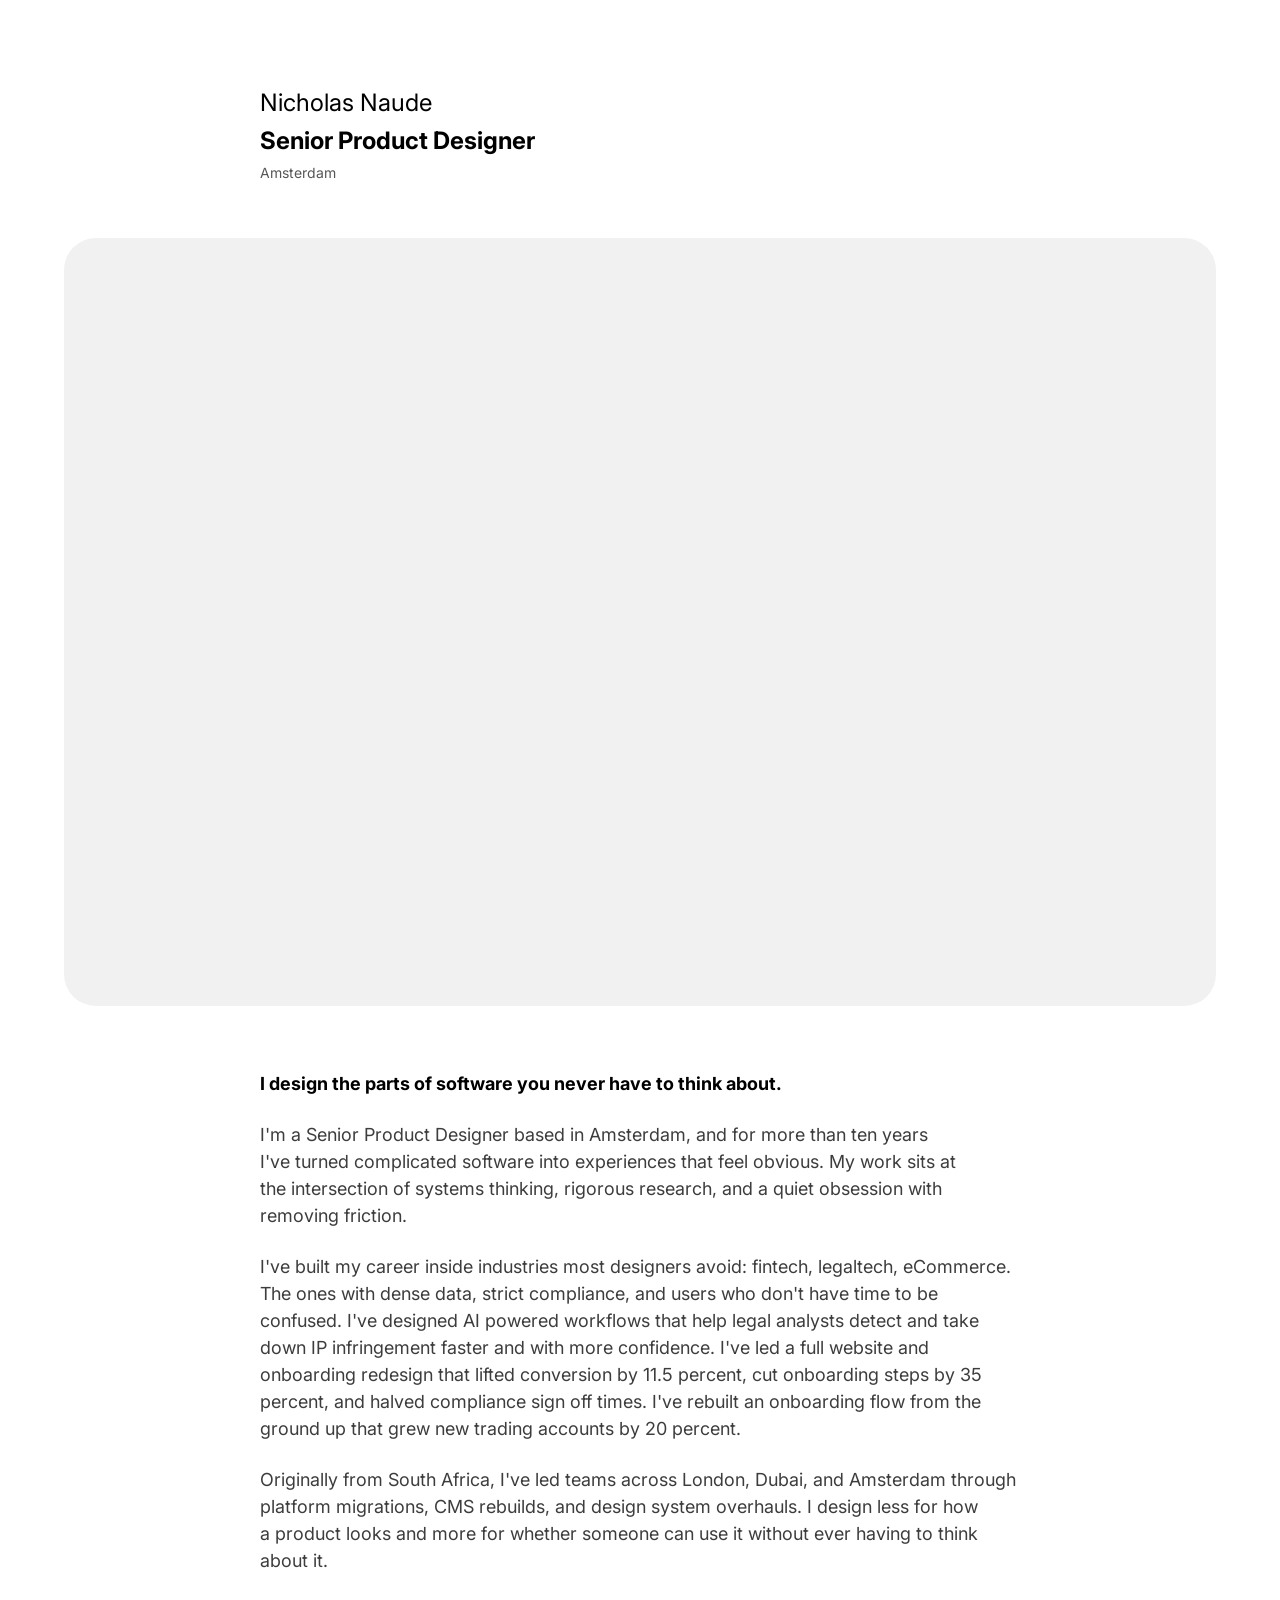
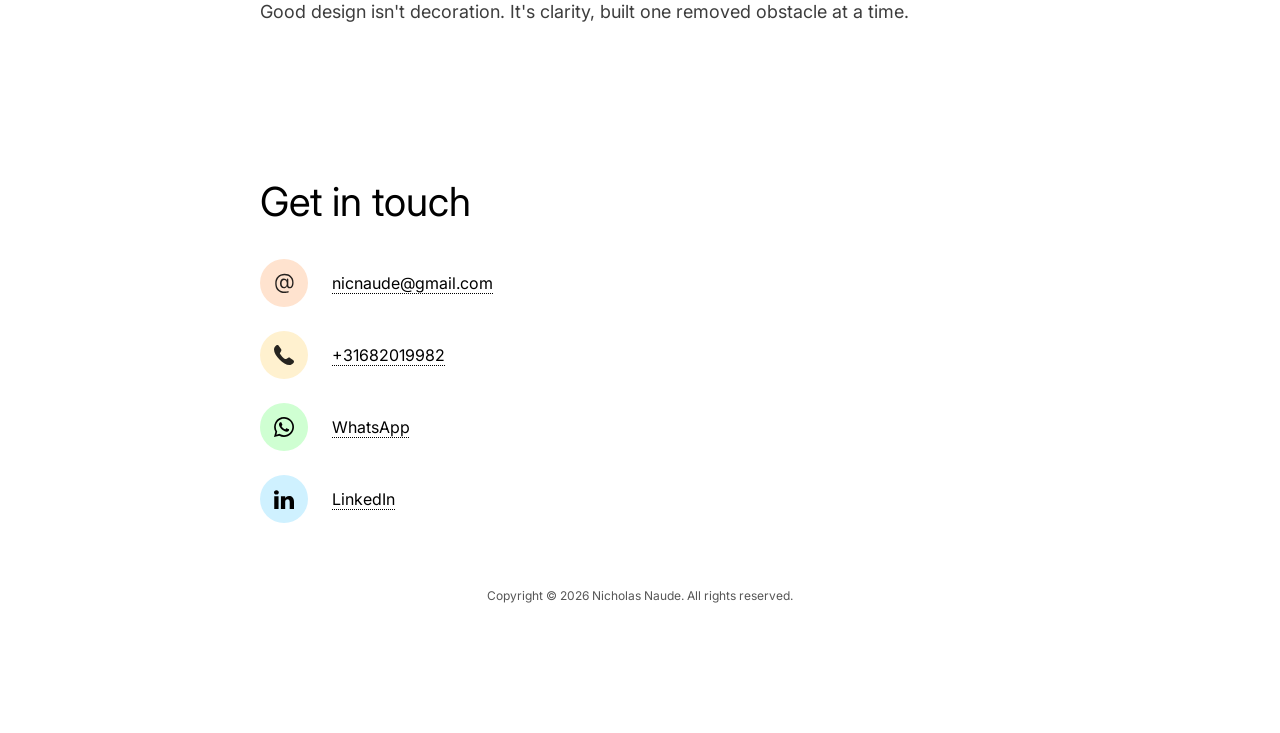
<file: index.html>
<!DOCTYPE html>
<html lang="en">
<head>
    <meta charset="UTF-8">
    <meta name="viewport" content="width=device-width, initial-scale=1.0">
    <title>Nicholas Naude - Senior Product Designer</title>
    <meta name="theme-color" content="#ffffff" media="(prefers-color-scheme: light)">
    <meta name="theme-color" content="#0e0e0f" media="(prefers-color-scheme: dark)">
    <link rel="preload" href="assets/fonts/inter-latin-var.woff2" as="font" type="font/woff2" crossorigin>
    <link rel="stylesheet" href="css/main.css">
</head>
<body>

    <div id="header-container"></div>

    <main>
        <div class="hero-wrapper container">
            <div class="hero-block"></div>
        </div>
        
        <div class="container content-wrapper">
            <h3 class="intro-heading">I design the parts of software you never have to think about.</h3>
            
            <p>I'm a Senior Product Designer based in Amsterdam, and for more than ten years I've turned complicated software into experiences that feel obvious. My work sits at the intersection of systems thinking, rigorous research, and a quiet obsession with removing friction.</p>

            <p>I've built my career inside industries most designers avoid: fintech, legaltech, eCommerce. The ones with dense data, strict compliance, and users who don't have time to be confused. I've designed AI powered workflows that help legal analysts detect and take down IP infringement faster and with more confidence. I've led a full website and onboarding redesign that lifted conversion by 11.5 percent, cut onboarding steps by 35 percent, and halved compliance sign off times. I've rebuilt an onboarding flow from the ground up that grew new trading accounts by 20 percent.</p>

            <p>Originally from South Africa, I've led teams across London, Dubai, and Amsterdam through platform migrations, CMS rebuilds, and design system overhauls. I design less for how a product looks and more for whether someone can use it without ever having to think about it.</p>

            <p>Good design isn't decoration. It's clarity, built one removed obstacle at a time.</p>
        </div>
    </main>

    <div id="footer-container"></div>

    <script src="js/main.js"></script>
</body>
</html>
</file>
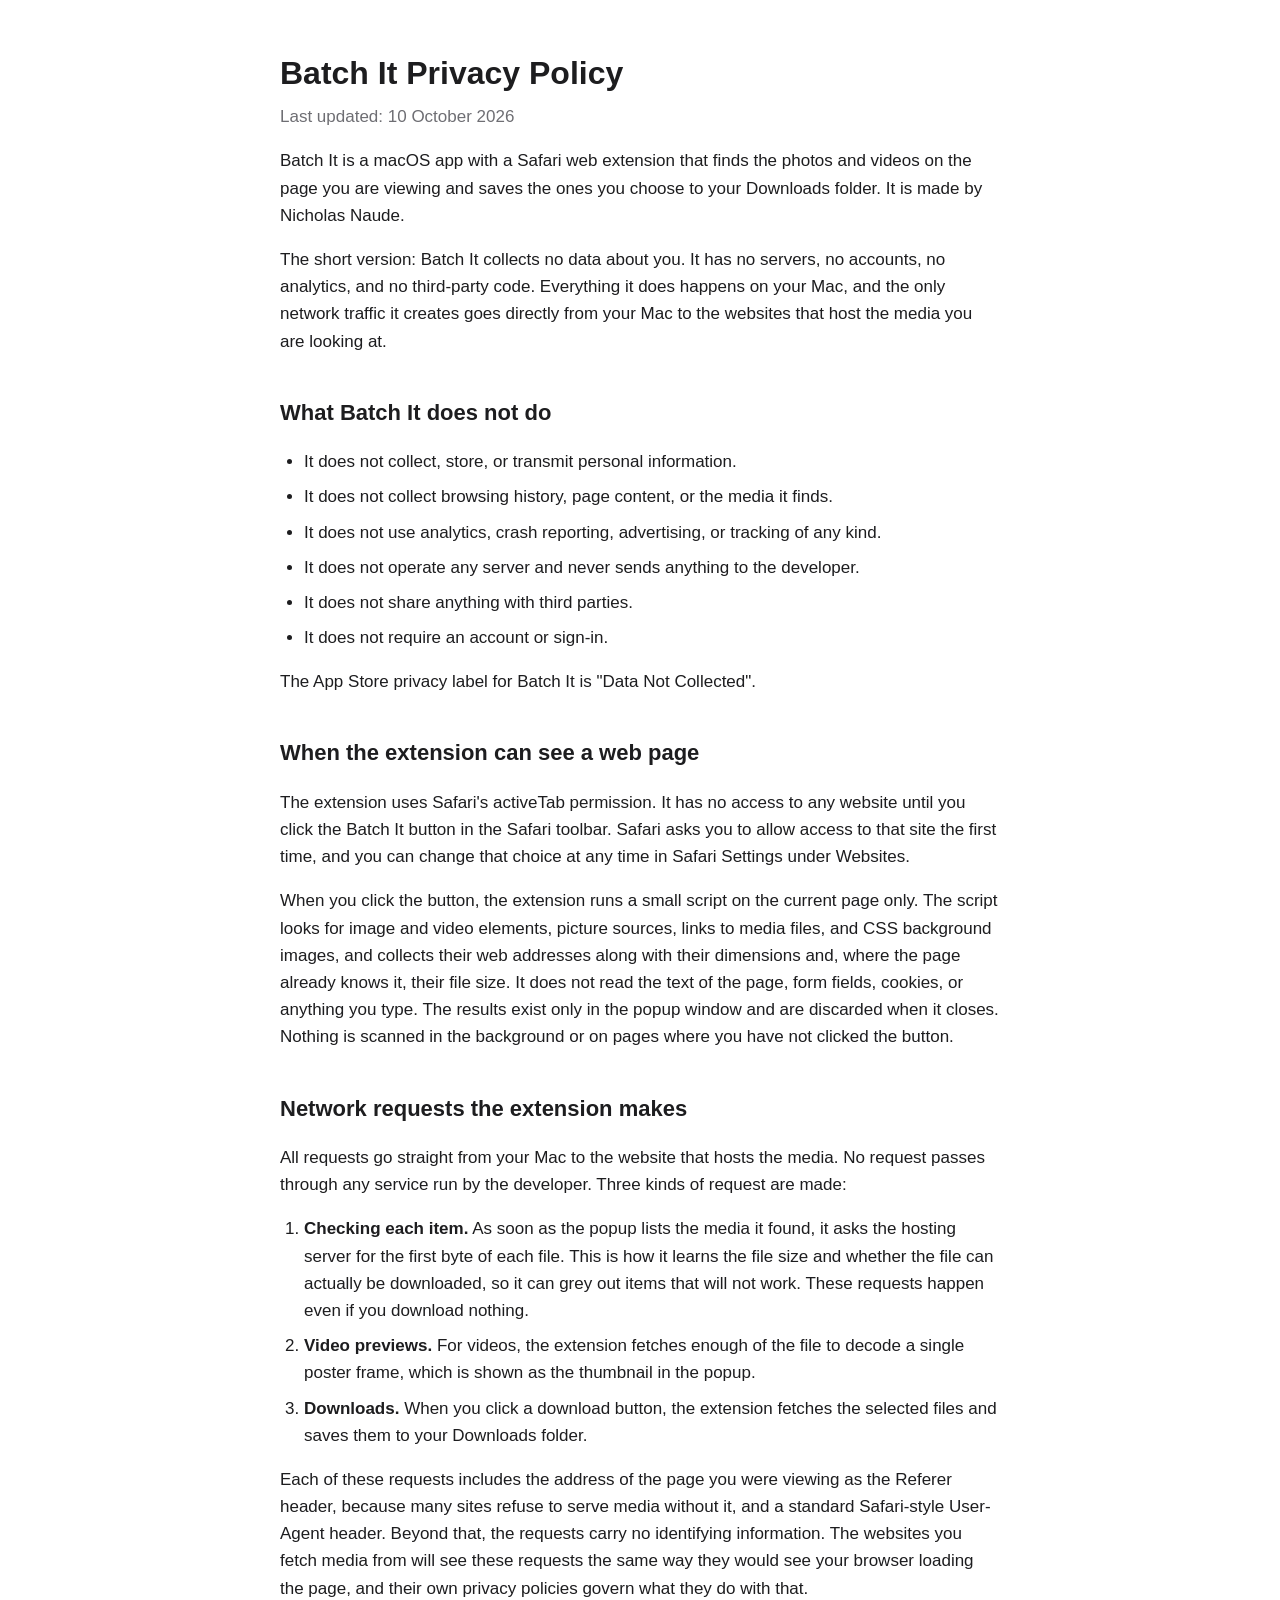
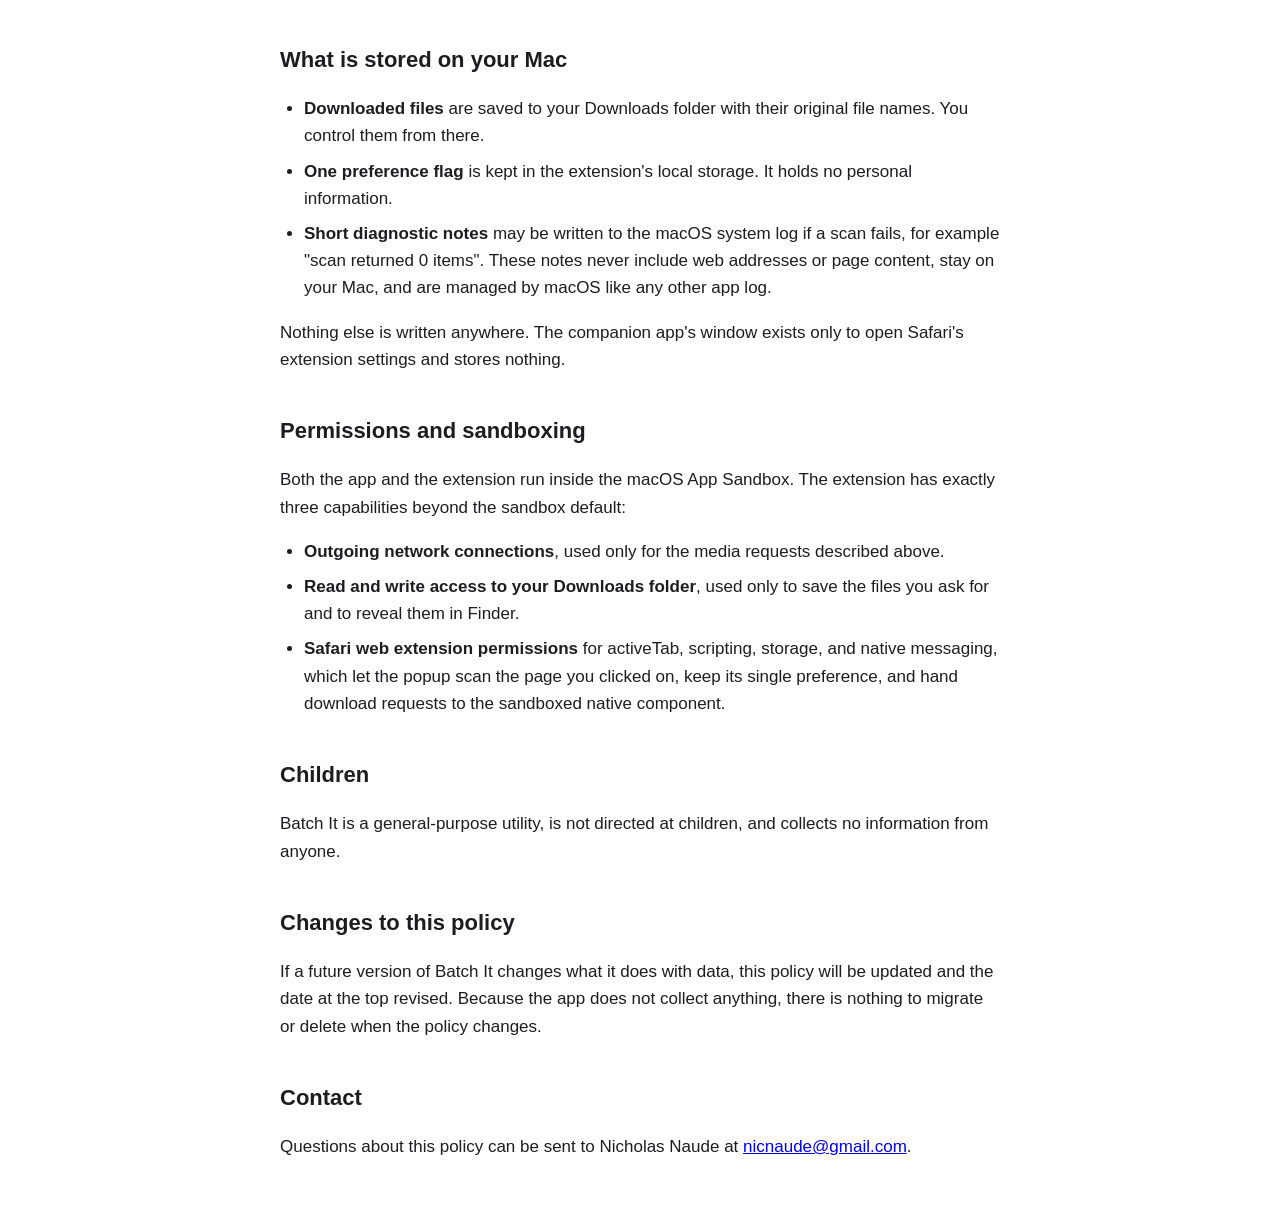
<file: batch-it-privacy-policy/index.html>
<!DOCTYPE html>
<html lang="en">
<head>
<meta charset="utf-8">
<meta name="viewport" content="width=device-width, initial-scale=1">
<title>Batch It Privacy Policy</title>
<style>
  body { font: 17px/1.6 -apple-system, BlinkMacSystemFont, "Helvetica Neue", Helvetica, Arial, sans-serif; color: #1d1d1f; max-width: 720px; margin: 48px auto; padding: 0 24px; }
  h1 { font-size: 32px; margin-bottom: 4px; }
  h2 { font-size: 22px; margin-top: 40px; }
  .updated { color: #6e6e73; margin-top: 0; }
  ol, ul { padding-left: 24px; }
  li { margin-bottom: 8px; }
  @media (prefers-color-scheme: dark) { body { background: #000; color: #f5f5f7; } .updated { color: #a1a1a6; } }
</style>
</head>
<body>
<h1>Batch It Privacy Policy</h1>
<p class="updated">Last updated: 10 October 2026</p>

<p>Batch It is a macOS app with a Safari web extension that finds the photos and videos on the page you are viewing and saves the ones you choose to your Downloads folder. It is made by Nicholas Naude.</p>

<p>The short version: Batch It collects no data about you. It has no servers, no accounts, no analytics, and no third-party code. Everything it does happens on your Mac, and the only network traffic it creates goes directly from your Mac to the websites that host the media you are looking at.</p>

<h2>What Batch It does not do</h2>
<ul>
  <li>It does not collect, store, or transmit personal information.</li>
  <li>It does not collect browsing history, page content, or the media it finds.</li>
  <li>It does not use analytics, crash reporting, advertising, or tracking of any kind.</li>
  <li>It does not operate any server and never sends anything to the developer.</li>
  <li>It does not share anything with third parties.</li>
  <li>It does not require an account or sign-in.</li>
</ul>
<p>The App Store privacy label for Batch It is "Data Not Collected".</p>

<h2>When the extension can see a web page</h2>
<p>The extension uses Safari's activeTab permission. It has no access to any website until you click the Batch It button in the Safari toolbar. Safari asks you to allow access to that site the first time, and you can change that choice at any time in Safari Settings under Websites.</p>
<p>When you click the button, the extension runs a small script on the current page only. The script looks for image and video elements, picture sources, links to media files, and CSS background images, and collects their web addresses along with their dimensions and, where the page already knows it, their file size. It does not read the text of the page, form fields, cookies, or anything you type. The results exist only in the popup window and are discarded when it closes. Nothing is scanned in the background or on pages where you have not clicked the button.</p>

<h2>Network requests the extension makes</h2>
<p>All requests go straight from your Mac to the website that hosts the media. No request passes through any service run by the developer. Three kinds of request are made:</p>
<ol>
  <li><strong>Checking each item.</strong> As soon as the popup lists the media it found, it asks the hosting server for the first byte of each file. This is how it learns the file size and whether the file can actually be downloaded, so it can grey out items that will not work. These requests happen even if you download nothing.</li>
  <li><strong>Video previews.</strong> For videos, the extension fetches enough of the file to decode a single poster frame, which is shown as the thumbnail in the popup.</li>
  <li><strong>Downloads.</strong> When you click a download button, the extension fetches the selected files and saves them to your Downloads folder.</li>
</ol>
<p>Each of these requests includes the address of the page you were viewing as the Referer header, because many sites refuse to serve media without it, and a standard Safari-style User-Agent header. Beyond that, the requests carry no identifying information. The websites you fetch media from will see these requests the same way they would see your browser loading the page, and their own privacy policies govern what they do with that.</p>

<h2>What is stored on your Mac</h2>
<ul>
  <li><strong>Downloaded files</strong> are saved to your Downloads folder with their original file names. You control them from there.</li>
  <li><strong>One preference flag</strong> is kept in the extension's local storage. It holds no personal information.</li>
  <li><strong>Short diagnostic notes</strong> may be written to the macOS system log if a scan fails, for example "scan returned 0 items". These notes never include web addresses or page content, stay on your Mac, and are managed by macOS like any other app log.</li>
</ul>
<p>Nothing else is written anywhere. The companion app's window exists only to open Safari's extension settings and stores nothing.</p>

<h2>Permissions and sandboxing</h2>
<p>Both the app and the extension run inside the macOS App Sandbox. The extension has exactly three capabilities beyond the sandbox default:</p>
<ul>
  <li><strong>Outgoing network connections</strong>, used only for the media requests described above.</li>
  <li><strong>Read and write access to your Downloads folder</strong>, used only to save the files you ask for and to reveal them in Finder.</li>
  <li><strong>Safari web extension permissions</strong> for activeTab, scripting, storage, and native messaging, which let the popup scan the page you clicked on, keep its single preference, and hand download requests to the sandboxed native component.</li>
</ul>

<h2>Children</h2>
<p>Batch It is a general-purpose utility, is not directed at children, and collects no information from anyone.</p>

<h2>Changes to this policy</h2>
<p>If a future version of Batch It changes what it does with data, this policy will be updated and the date at the top revised. Because the app does not collect anything, there is nothing to migrate or delete when the policy changes.</p>

<h2>Contact</h2>
<p>Questions about this policy can be sent to Nicholas Naude at <a href="mailto:nicnaude@gmail.com">nicnaude@gmail.com</a>.</p>
</body>
</html>
</file>
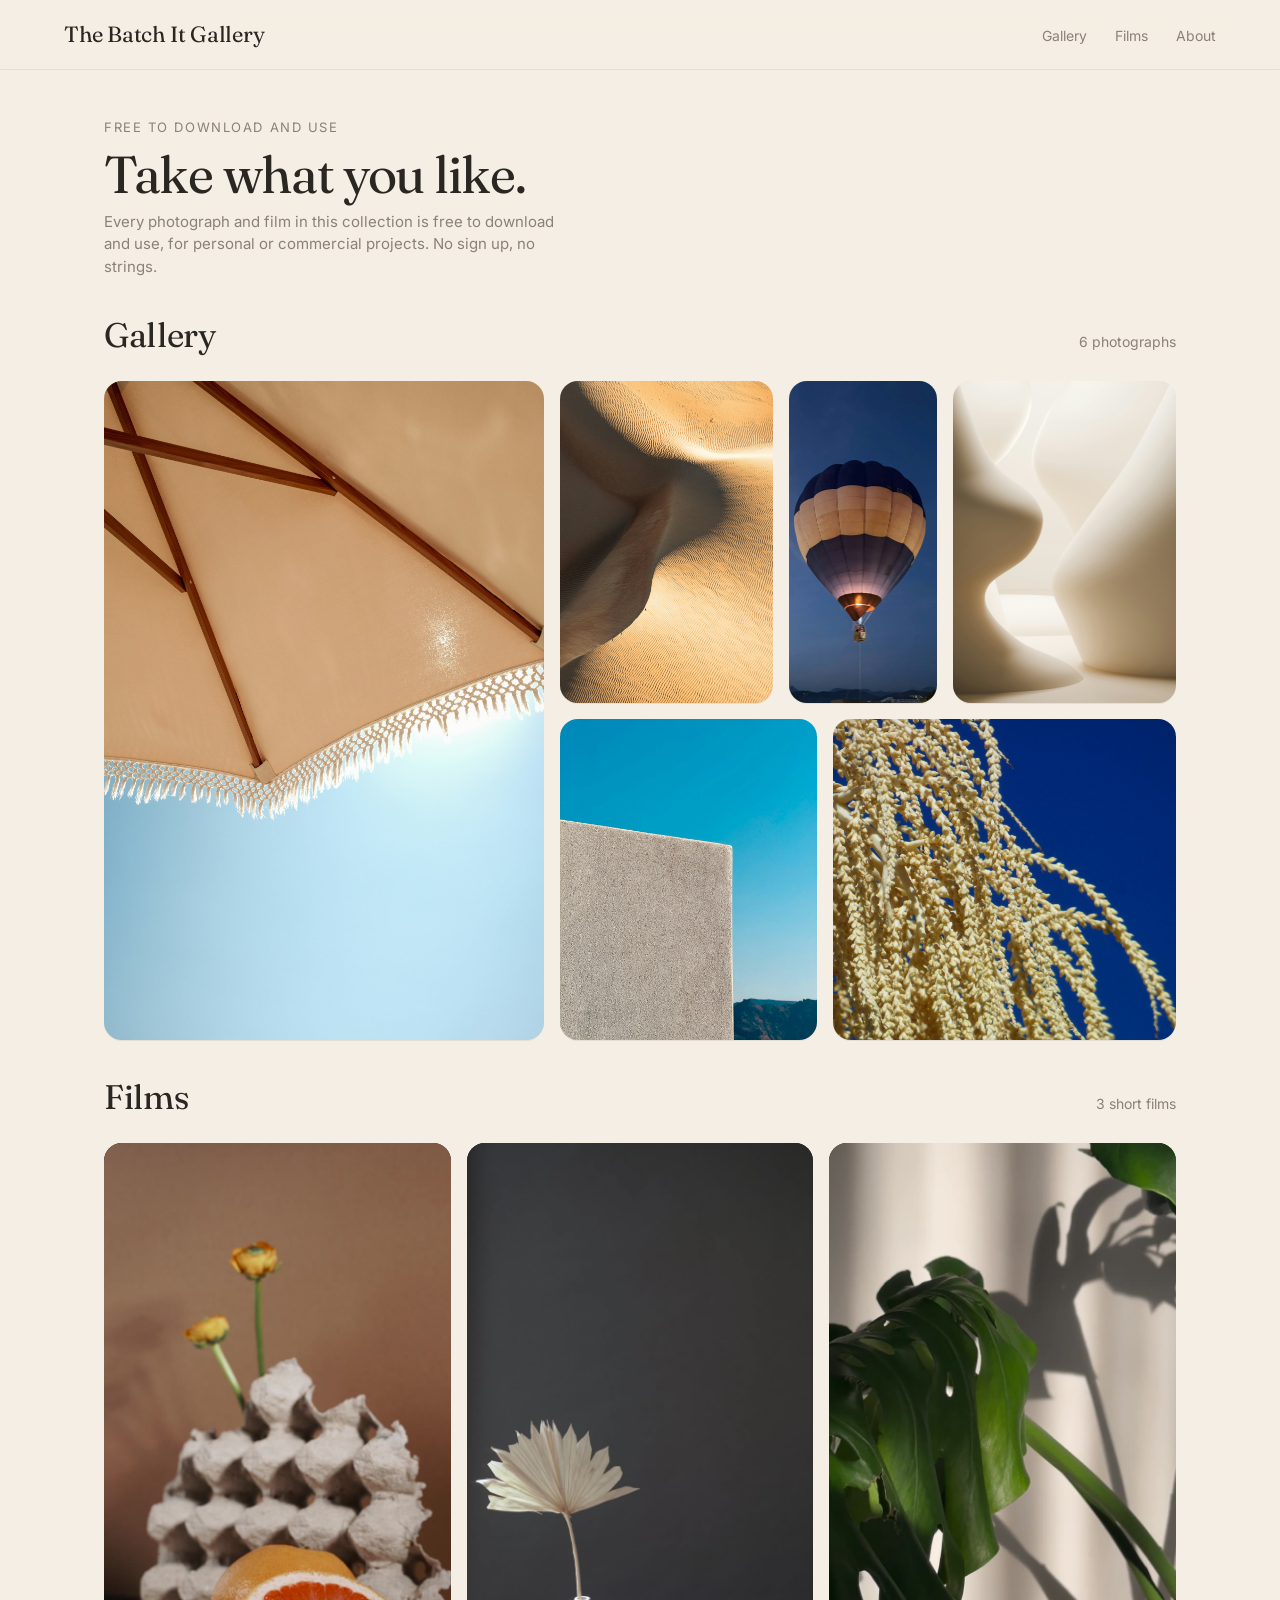
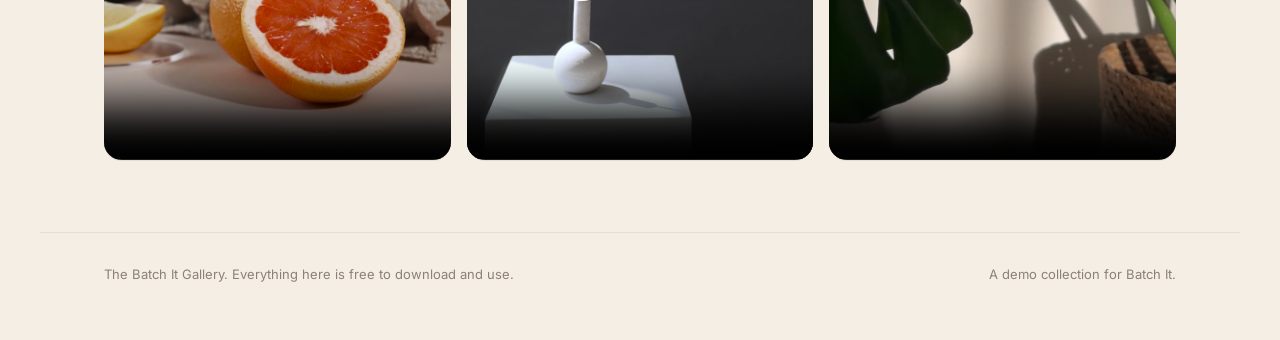
<file: batchitdemogallery/index.html>
<!doctype html>
<html lang="en">
<head>
<meta charset="utf-8">
<meta name="viewport" content="width=device-width, initial-scale=1">
<title>The Batch It Gallery</title>
<link rel="preconnect" href="https://fonts.googleapis.com">
<link rel="preconnect" href="https://fonts.gstatic.com" crossorigin>
<link href="https://fonts.googleapis.com/css2?family=Fraunces:opsz,wght@9..144,400;9..144,500&family=Inter:wght@400;500&display=swap" rel="stylesheet">
<style>
  :root {
    --bg: #f4eee5;
    --ink: #2a2622;
    --muted: #8a8177;
    --tile: #e7dfd2;
    --line: rgba(42, 38, 34, 0.08);
    --radius: 18px;
    --gap: 16px;
  }
  * { box-sizing: border-box; margin: 0; }
  html { scroll-behavior: smooth; }
  body {
    background: var(--bg);
    color: var(--ink);
    font-family: "Inter", -apple-system, BlinkMacSystemFont, "SF Pro Text", sans-serif;
    -webkit-font-smoothing: antialiased;
    line-height: 1.5;
  }

  /* Nav */
  nav {
    position: sticky; top: 0; z-index: 10;
    display: flex; align-items: center; justify-content: space-between;
    padding: 18px clamp(20px, 5vw, 64px);
    background: rgba(244, 238, 229, 0.8);
    backdrop-filter: saturate(180%) blur(20px);
    -webkit-backdrop-filter: saturate(180%) blur(20px);
    border-bottom: 1px solid var(--line);
  }
  .logo { font-family: "Fraunces", Georgia, serif; font-size: 22px; letter-spacing: -0.01em; color: var(--ink); text-decoration: none; }
  .logo span { color: var(--muted); }
  nav ul { display: flex; gap: 28px; list-style: none; padding: 0; }
  nav a.link { color: var(--muted); text-decoration: none; font-size: 14px; transition: color .2s; }
  nav a.link:hover { color: var(--ink); }

  /* Hero */
  header.hero { max-width: 1200px; margin: 0 auto; padding: clamp(28px, 4vw, 48px) clamp(20px, 5vw, 64px) 0; }
  .eyebrow { font-size: 13px; letter-spacing: 0.12em; text-transform: uppercase; color: var(--muted); }
  h1 { font-family: "Fraunces", Georgia, serif; font-weight: 400; font-size: clamp(32px, 4.4vw, 52px); line-height: 1.02; letter-spacing: -0.025em; margin-top: 10px; }
  .hero p { margin-top: 10px; max-width: 52ch; color: var(--muted); font-size: 15px; }

  /* Sections */
  main { max-width: 1200px; margin: 0 auto; padding: 0 clamp(20px, 5vw, 64px) 72px; }
  .section-head { display: flex; align-items: baseline; justify-content: space-between; margin: 32px 0 20px; }
  h2 { font-family: "Fraunces", Georgia, serif; font-weight: 400; font-size: clamp(26px, 3vw, 34px); letter-spacing: -0.01em; }
  .count { color: var(--muted); font-size: 14px; }

  figure { margin: 0; position: relative; border-radius: var(--radius); overflow: hidden; background: var(--tile); box-shadow: 0 1px 0 var(--line); }
  figure img, figure video { display: block; width: 100%; height: 100%; object-fit: cover; }
  figcaption {
    position: absolute; left: 0; right: 0; bottom: 0;
    padding: 28px 18px 14px; font-size: 13px; color: #fff;
    background: linear-gradient(to top, rgba(30, 26, 22, 0.45), transparent);
    opacity: 0; transition: opacity .3s; pointer-events: none;
  }

  /* Gallery: justified rows, every photo shown uncropped, edges flush */
  .row { display: flex; gap: var(--gap); margin-bottom: var(--gap); }
  .row figure { flex: var(--r) 1 0; aspect-ratio: var(--r); min-width: 0; }
  .row figure img { transition: transform .6s cubic-bezier(.2, .7, .2, 1); }
  .row figure:hover img { transform: scale(1.03); }
  .row figure:hover figcaption { opacity: 1; }

  /* Feature: one tall hero, two rows beside it */
  .feature { display: flex; gap: var(--gap); align-items: stretch; }
  .feature .hero-img { flex: 0 0 41%; aspect-ratio: 2 / 3; }
  .feature .stack { flex: 1 1 0; min-width: 0; display: flex; flex-direction: column; gap: var(--gap); }
  .feature .row { flex: 1 1 0; min-height: 0; margin-bottom: 0; }
  .feature .row figure { aspect-ratio: auto; height: 100%; }
  .hero-img img { transition: transform .6s cubic-bezier(.2, .7, .2, 1); }
  .hero-img:hover img { transform: scale(1.03); }
  .hero-img:hover figcaption { opacity: 1; }

  /* Films */
  .films { display: flex; gap: var(--gap); align-items: stretch; }
  .films figure { flex: 1 1 0; min-width: 0; aspect-ratio: 9 / 16; background: #1f1b17; }
  .note {
    flex: 1 1 0; min-width: 0; border-radius: var(--radius); background: var(--tile);
    display: flex; flex-direction: column; justify-content: flex-end; padding: 28px;
  }
  .note h3 { font-family: "Fraunces", Georgia, serif; font-weight: 400; font-size: clamp(24px, 3vw, 34px); letter-spacing: -0.01em; line-height: 1.1; }
  .note p { margin-top: 10px; color: var(--muted); font-size: 15px; max-width: 30ch; }

  footer {
    max-width: 1200px; margin: 0 auto; padding: 32px clamp(20px, 5vw, 64px) 56px;
    border-top: 1px solid var(--line);
    display: flex; justify-content: space-between; flex-wrap: wrap; gap: 12px;
    color: var(--muted); font-size: 13px;
  }

  @media (max-width: 700px) {
    nav ul { display: none; }
    .feature, .feature .stack { flex-direction: column; }
    .feature .hero-img { flex: none; width: 100%; }
    .feature .row { flex: none; flex-direction: column; }
    .feature .row figure { flex: none; width: 100%; height: auto; aspect-ratio: var(--r); }
    .films { flex-wrap: wrap; }
    .films { flex-direction: column; }
    .films figure { flex: none; width: 100%; }
    .note { flex: 1 1 100%; min-height: 160px; }
  }
</style>
</head>
<body>

<nav>
  <a class="logo" href="#top">The Batch It Gallery</a>
  <ul>
    <li><a class="link" href="#gallery">Gallery</a></li>
    <li><a class="link" href="#films">Films</a></li>
    <li><a class="link" href="#about">About</a></li>
  </ul>
</nav>

<header class="hero" id="top">
  <div class="eyebrow">Free to download and use</div>
  <h1>Take what you like.</h1>
  <p>Every photograph and film in this collection is free to download and use, for personal or commercial projects. No sign up, no strings.</p>
</header>

<main>

  <div class="section-head" id="gallery">
    <h2>Gallery</h2>
    <span class="count">6 photographs</span>
  </div>

  <div class="feature">
    <figure class="hero-img" style="--r:0.6667"><img src="images/photo-01.jpg" alt="Parasol against the sky"><figcaption>Parasol</figcaption></figure>
    <div class="stack">
      <div class="row">
        <figure style="--r:0.6667"><img src="images/photo-02.jpg" alt="Dune shadow" loading="lazy"><figcaption>Dune Shadow</figcaption></figure>
        <figure style="--r:0.4604"><img src="images/photo-03.jpg" alt="Evening balloon" loading="lazy"><figcaption>Evening Balloon</figcaption></figure>
        <figure style="--r:0.6957"><img src="images/photo-04.jpg" alt="Soft sculptural forms" loading="lazy"><figcaption>Soft Form</figcaption></figure>
      </div>
      <div class="row">
        <figure style="--r:0.75"><img src="images/photo-05.jpg" alt="Plaster wall and sky" loading="lazy"><figcaption>Plaster and Sky</figcaption></figure>
        <figure style="--r:1"><img src="images/photo-06.jpg" alt="Palm bloom" loading="lazy"><figcaption>Palm Bloom</figcaption></figure>
      </div>
    </div>
  </div>

  <div class="section-head" id="films">
    <h2>Films</h2>
    <span class="count">3 short films</span>
  </div>

  <div class="films">
    <figure><video src="videos/film-01.mp4" poster="videos/poster-01.jpg" controls playsinline preload="metadata"></video></figure>
    <figure><video src="videos/film-02.mp4" poster="videos/poster-02.jpg" controls playsinline preload="metadata"></video></figure>
    <figure><video src="videos/film-03.mp4" poster="videos/poster-03.jpg" controls playsinline preload="metadata"></video></figure>
  </div>

</main>

<footer id="about">
  <span>The Batch It Gallery. Everything here is free to download and use.</span>
  <span>A demo collection for Batch It.</span>
</footer>

</body>
</html>
</file>
<file: css/main.css>
/* Entry point. Import order matters: tokens, base, layout, components. */
@import url("tokens.css");
@import url("base.css");
@import url("layout.css");
@import url("components.css");
</file>
